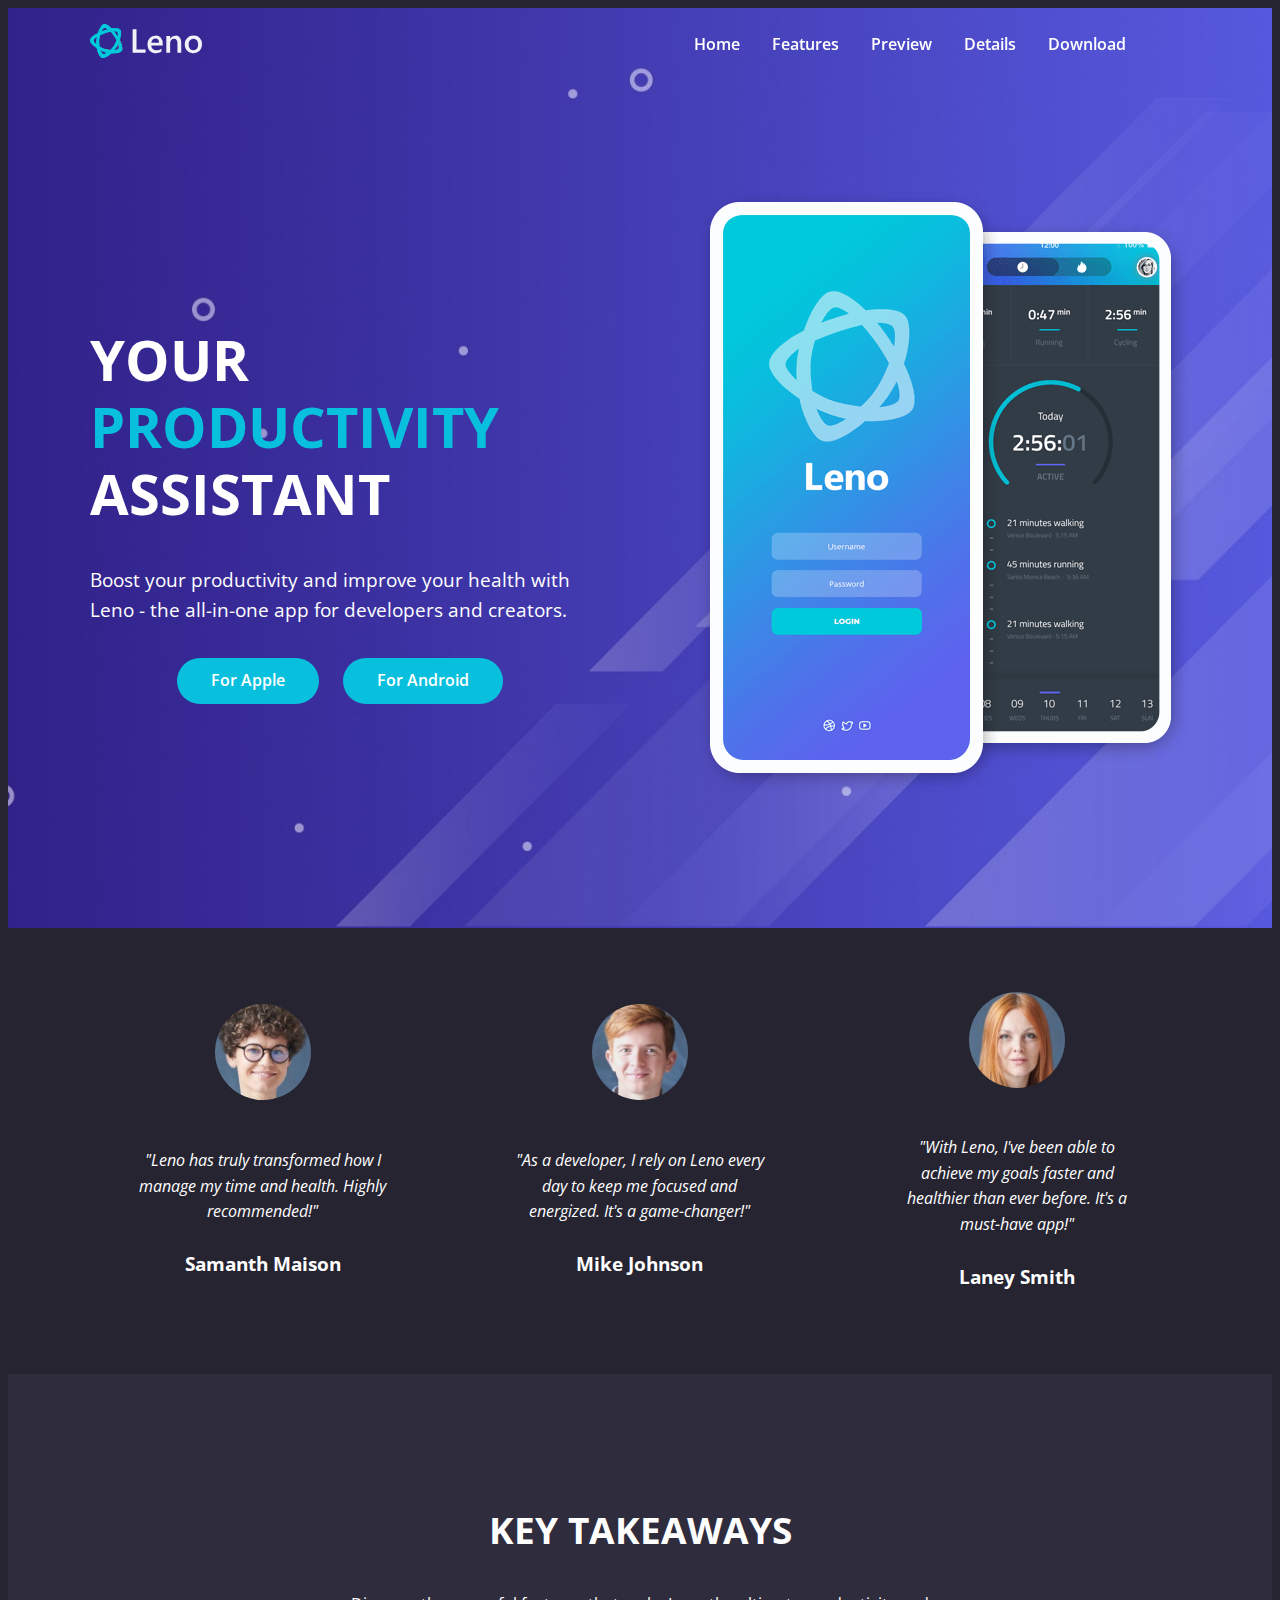
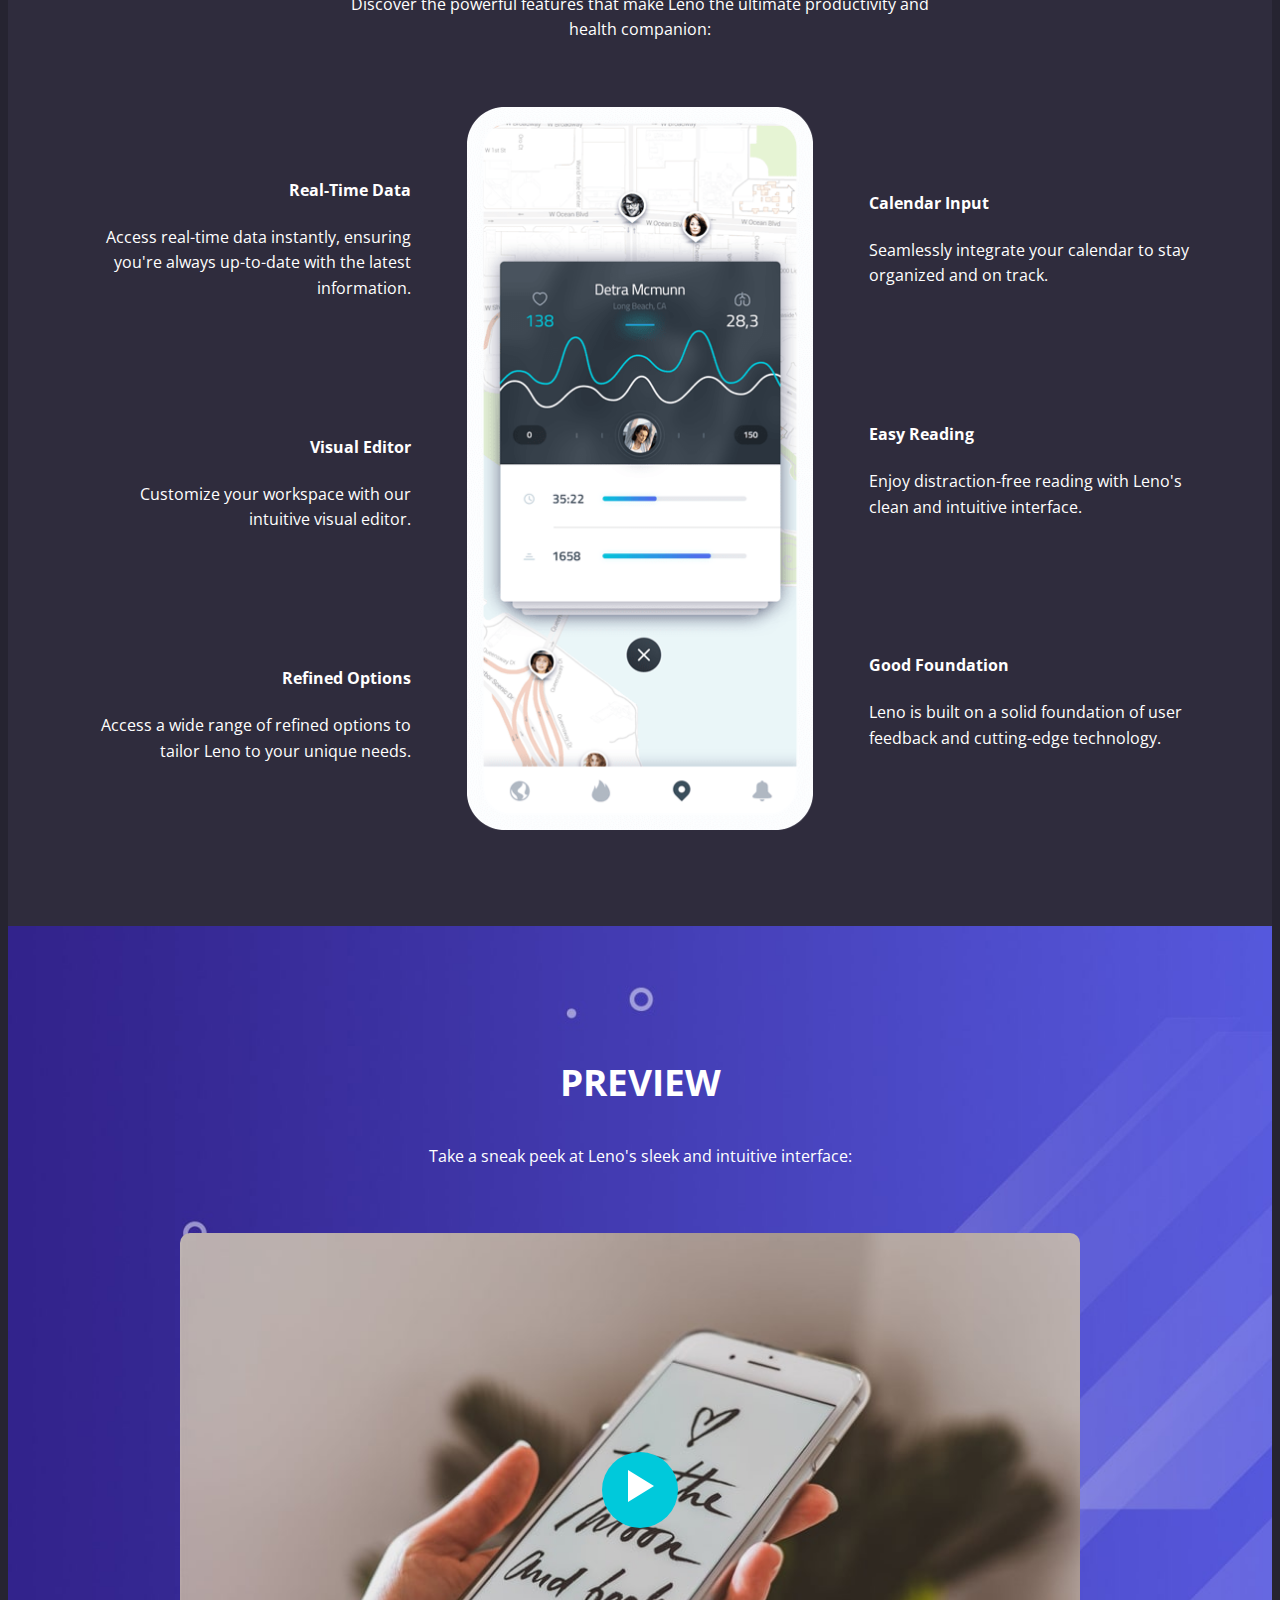
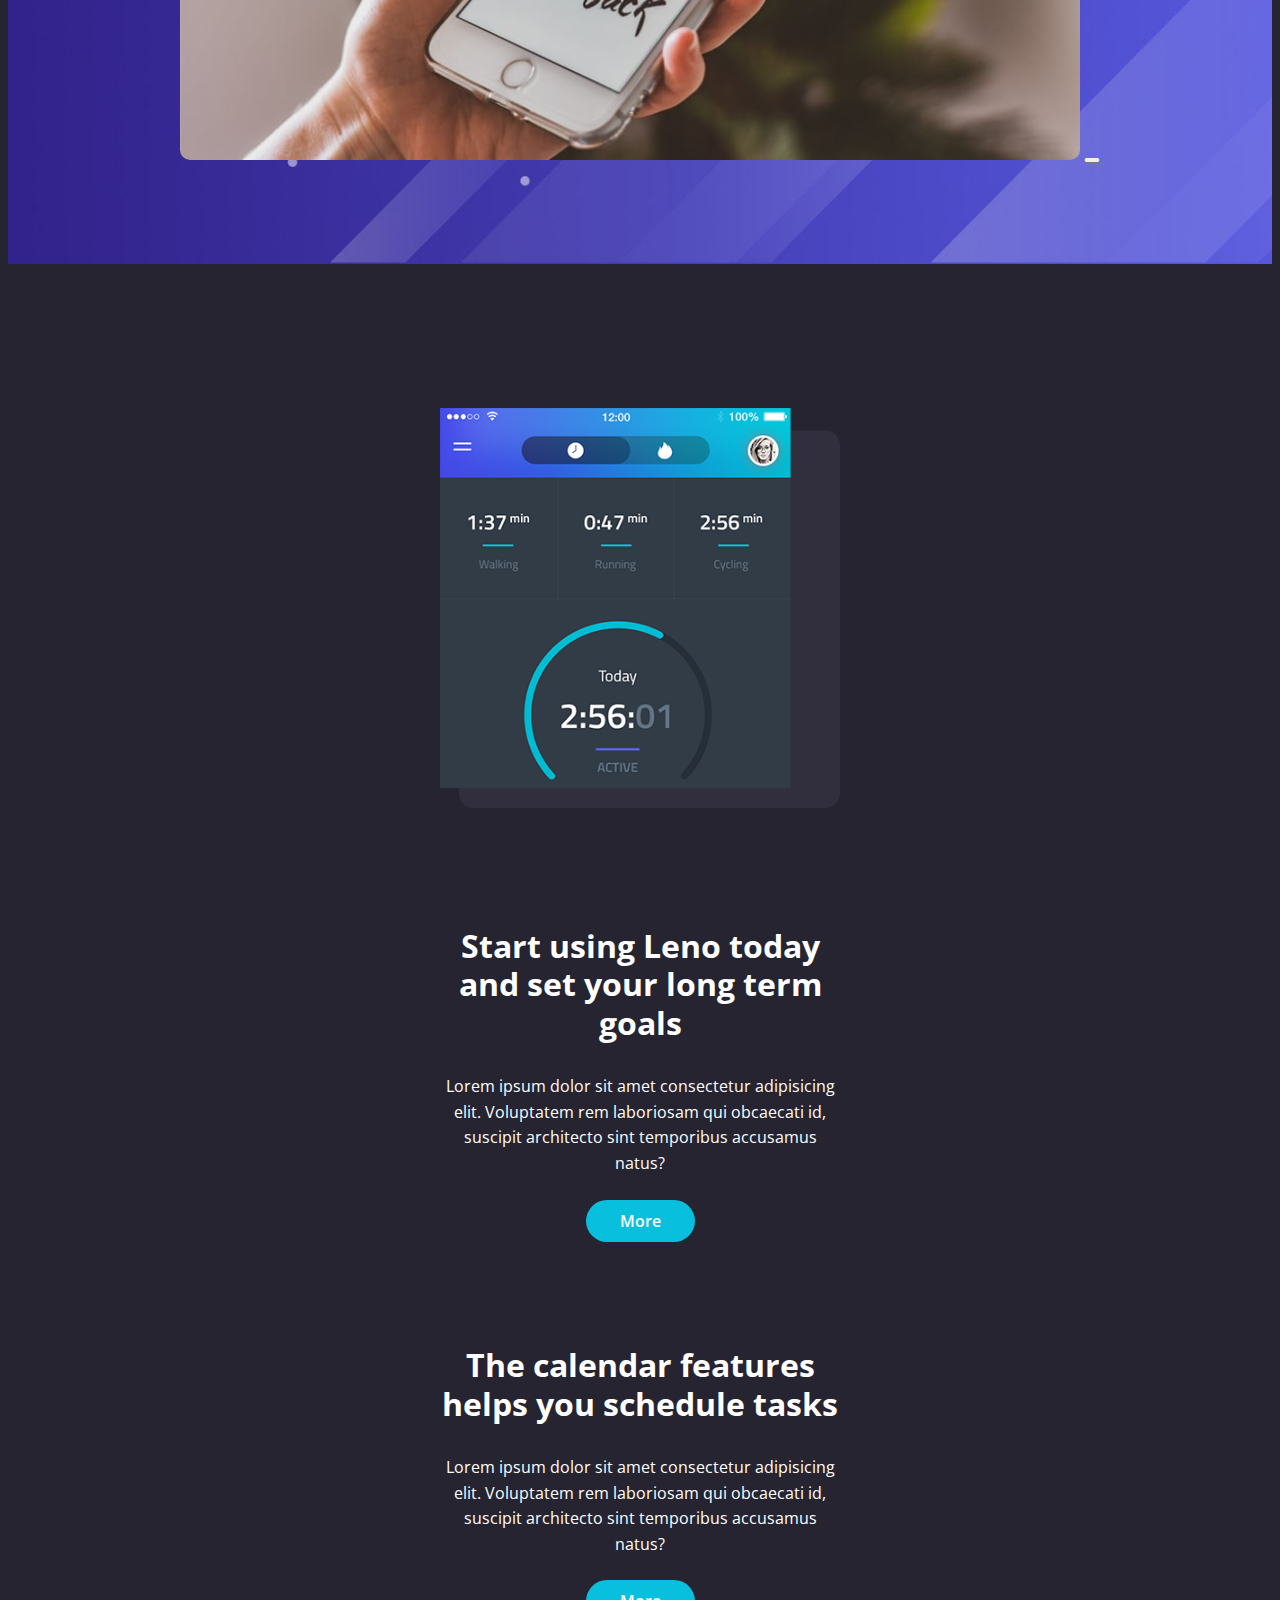
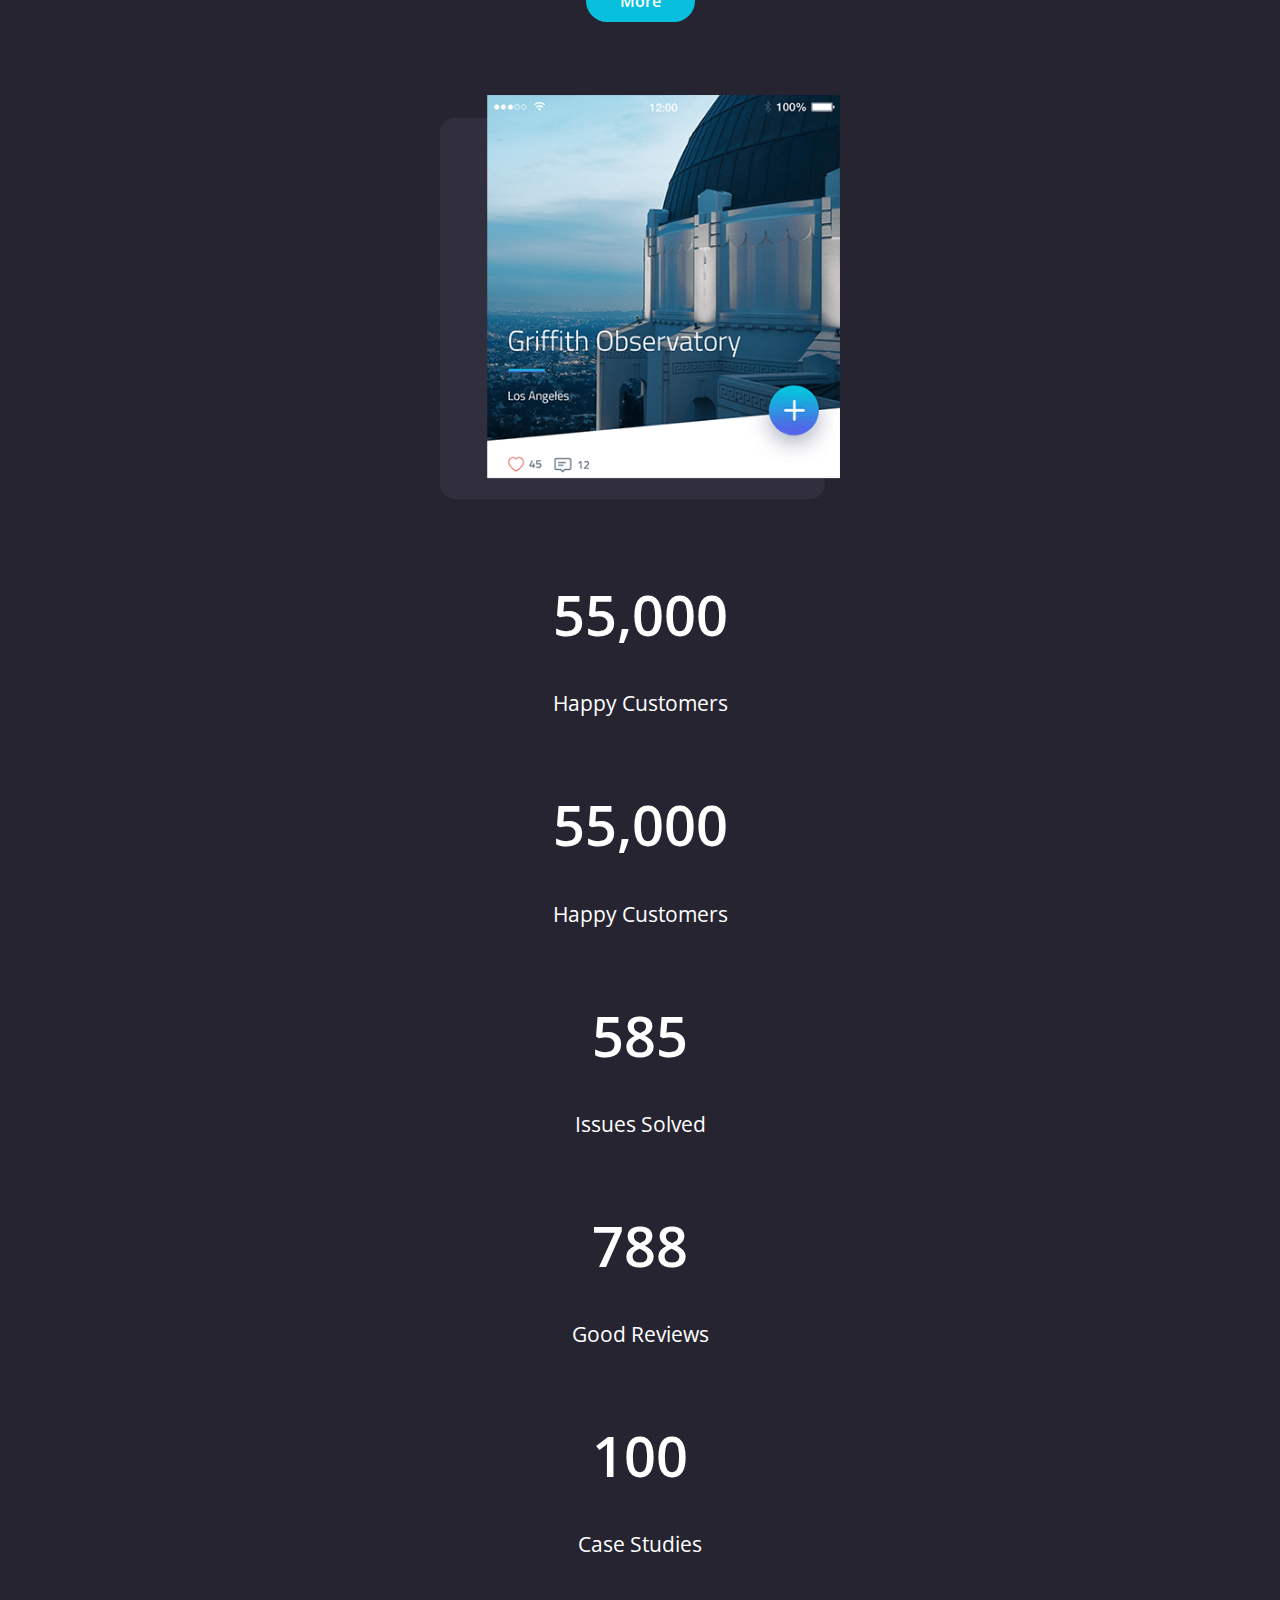
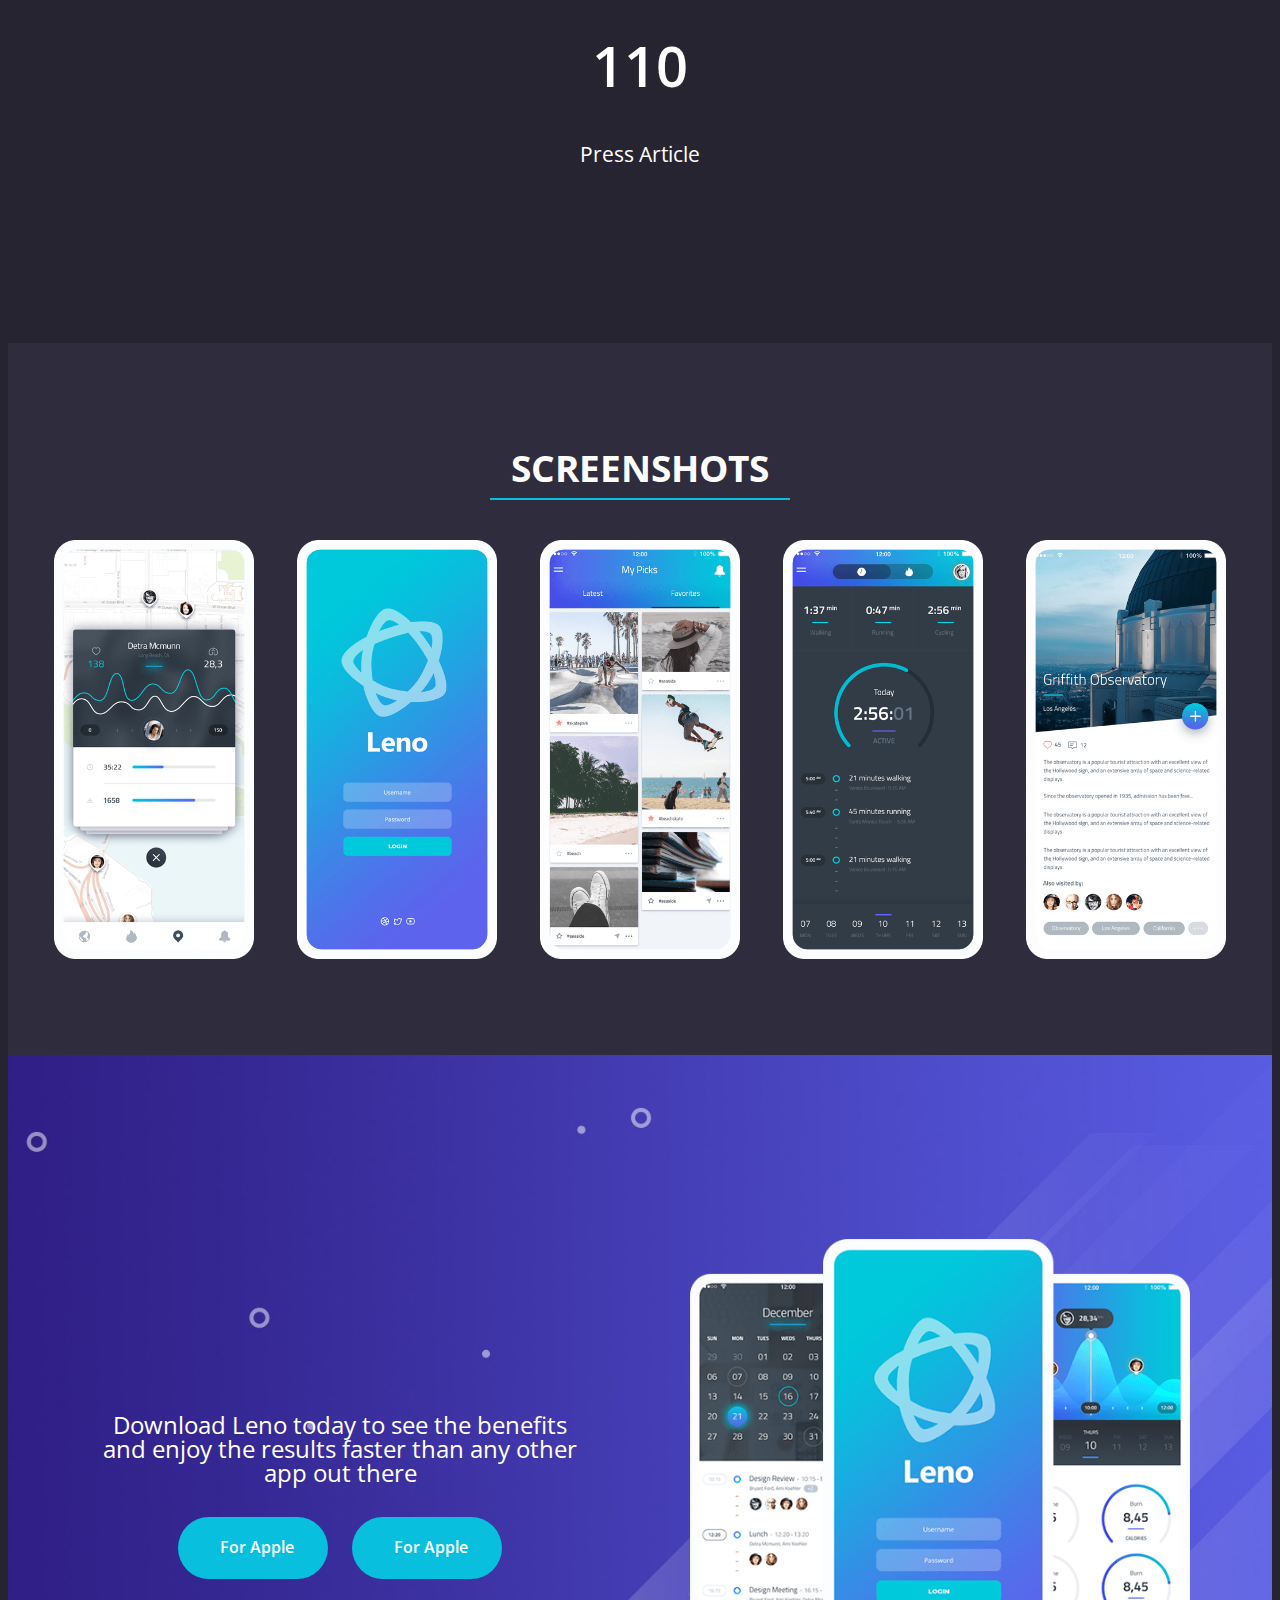
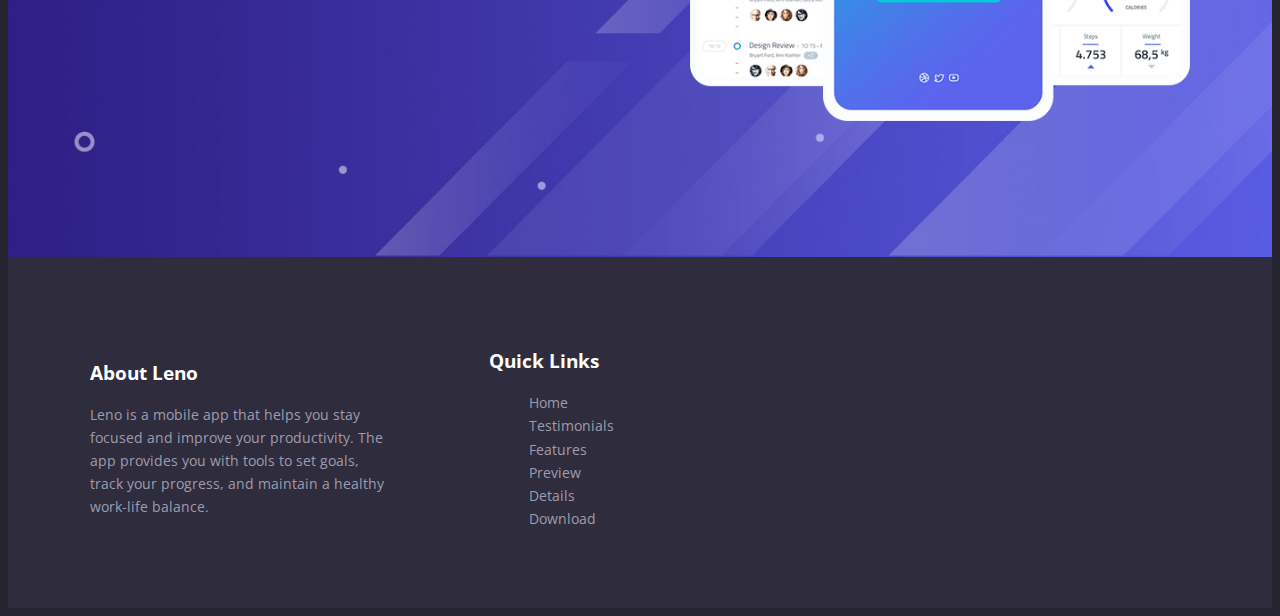
<file: index.html>
<!DOCTYPE html>
<html lang="en">
  <head>
    <meta charset="UTF-8" />
    <meta name="viewport" content="width=device-width, initial-scale=1.0" />
    <title>Leno App | Health & Productivity</title>
    <link rel="preconnect" href="https://fonts.googleapis.com" />
    <link rel="preconnect" href="https://fonts.gstatic.com" crossorigin />
    <link
      href="https://fonts.googleapis.com/css2?family=Open+Sans:ital,wght@0,300..800;1,300..800&display=swap"
      rel="stylesheet"
    />

    <link
      rel="stylesheet"
      href="https://cdnjs.cloudflare.com/ajax/libs/font-awesome/6.6.0/css/all.min.css"
      integrity="sha512-Kc323vGBEqzTmouAECnVceyQqyqdsSiqLQISBL29aUW4U/M7pSPA/gEUZQqv1cwx4OnYxTxve5UMg5GT6L4JJg=="
      crossorigin="anonymous"
      referrerpolicy="no-referrer"
    />

    <link rel="stylesheet" href="./css/styles.css" />
    <link rel="shortcut icon" href="./images/favicon.png" type="image/x-icon" />
  </head>
  <body>
    <navbar class="navbar">
      <div class="navbar__container container">
        <div class="navbar__logo">
          <img src="./images/logo.svg" alt="Leno" />
        </div>
        <div class="navbar__menu">
          <ul class="navbar__menu-list">
            <li class="navbar__menu-item">
              <a href="#" class="navbar__menu-link">Home</a>
            </li>
            <li class="navbar__menu-item">
              <a href="#features" class="navbar__menu-link">Features</a>
            </li>
            <li class="navbar__menu-item">
              <a href="#preview" class="navbar__menu-link">Preview</a>
            </li>
            <li class="navbar__menu-item">
              <a href="#details" class="navbar__menu-link">Details</a>
            </li>
            <li class="navbar__menu-item">
              <a href="#download" class="navbar__menu-link">Download</a>
            </li>
            <li class="navbar__menu-item">
              <a href="#" class="navbar__menu-link--primary"
                ><i class="fa-brands fa-facebook"></i
              ></a>
            </li>
            <li class="navbar__menu-item">
              <a href="#" class="navbar__menu-link--primary"
                ><i class="fa-brands fa-x"></i
              ></a>
            </li>
          </ul>
        </div>

        <!-- Mobile Menu & Hamburger Icon -->

        <div class="navbar__mobile-menu">
          <div class="navbar__mobile-menu-toggle">
            <i class="fas fa-bars fa-2x"></i>
          </div>

          <!-- Mobile Menu Items -->
          <div class="navbar__mobile-menu-items">
            <ul class="navbar__mobile-menu-list">
              <li class="navbar__mobile-menu-item">
                <a href="index.html" class="navbar__mobile-menu-link">Home</a>
              </li>
              <li class="navbar__mobile-menu-item">
                <a href="index.html#features" class="navbar__mobile-menu-link"
                  >Features</a
                >
              </li>
              <li class="navbar__mobile-menu-item">
                <a href="index.html#preview" class="navbar__mobile-menu-link"
                  >Preview</a
                >
              </li>
              <li class="navbar__mobile-menu-item">
                <a href="index.html#details" class="navbar__mobile-menu-link"
                  >Details</a
                >
              </li>
              <li class="navbar__mobile-menu-item">
                <a href="index.html#download" class="navbar__mobile-menu-link"
                  >Download</a
                >
              </li>
              <li class="navbar__mobile-menu-item">
                <a href="#" class="navbar__mobile-menu-link--primary"
                  ><i class="fa-brands fa-facebook"></i
                ></a>
              </li>
              <li class="navbar__mobile-menu-item">
                <a href="#" class="navbar__mobile-menu-link--primary"
                  ><i class="fa-brands fa-x"></i
                ></a>
              </li>
            </ul>
          </div>
        </div>
      </div>
    </navbar>

    <!-- Hero -->

    <header class="hero">
      <div class="hero__container container">
        <div class="hero__content">
          <h1 class="hero__title">
            Your
            <span class="hero__title--primary">Productivity</span> assistant
          </h1>
          <p class="hero__description">
            Boost your productivity and improve your health with Leno - the
            all-in-one app for developers and creators.
          </p>
          <div class="hero__buttons">
            <a href="#download" class="hero__button btn">
              <i class="fa-brands fa-apple"></i> For Apple
            </a>
            <a href="#download" class="hero__button btn">
              <i class="fa-brands fa-android"></i> For Android
            </a>
          </div>
        </div>
        <div class="hero__image">
          <img src="./images/header-smartphones.png" alt="Leno App" />
        </div>
      </div>
    </header>

    <!-- Testimonials -->

    <section class="testimonials" id="testimonials">
      <div class="testimonials__container container">
        <div class="testimonials__card">
          <div class="testimonials__image">
            <img src="./images/testimonial-1.jpg" alt="Testimonial 1" />
          </div>
          <div class="testimonials__card--content">
            <p class="testimonials__card-text">
              "Leno has truly transformed how I manage my time and health.
              Highly recommended!"
            </p>
            <h3 class="testimonials__card-title">Samanth Maison</h3>
          </div>
        </div>

        <div class="testimonials__card">
          <div class="testimonials__image">
            <img src="./images/testimonial-2.jpg" alt="Testimonial 2" />
          </div>
          <div class="testimonials__card--content">
            <p class="testimonials__card-text">
              "As a developer, I rely on Leno every day to keep me focused and
              energized. It's a game-changer!"
            </p>
            <h3 class="testimonials__card-title">Mike Johnson</h3>
          </div>
        </div>

        <div class="testimonials__card">
          <div class="testimonials__image">
            <img src="./images/testimonial-3.jpg" alt="Testimonial 3" />
          </div>
          <div class="testimonials__card--content">
            <p class="testimonials__card-text">
              "With Leno, I've been able to achieve my goals faster and
              healthier than ever before. It's a must-have app!"
            </p>
            <h3 class="testimonials__card-title">Laney Smith</h3>
          </div>
        </div>
      </div>
    </section>

    <!-- Features -->

    <section class="features" id="features">
      <div class="features__container container">
        <div class="features__content">
          <h2 class="features__title">Key Takeaways</h2>
          <p class="features__description">
            Discover the powerful features that make Leno the ultimate
            productivity and health companion:
          </p>
          <div class="features__grid">
            <!-- Gride Column 1 -->
            <div class="features__grid-column features__grid-column-left">
              <!-- Grid Item 1 -->
              <div class="features__grid-item">
                <div class="features__grid-item-text">
                  <h4 class="features__grid-item-text-title">Real-Time Data</h4>
                  <p class="features__grid-item-text-description">
                    Access real-time data instantly, ensuring you're always
                    up-to-date with the latest information.
                  </p>
                </div>
                <div class="features__grid-item-icon">
                  <i class="fas fa-rocket fa-4x"></i>
                </div>
              </div>

              <!-- Grid Item 2 -->
              <div class="features__grid-item">
                <div class="features__grid-item-text">
                  <h4 class="features__grid-item-text-title">Visual Editor</h4>
                  <p class="features__grid-item-text-description">
                    Customize your workspace with our intuitive visual editor.
                  </p>
                </div>
                <div class="features__grid-item-icon">
                  <i class="fas fa-code fa-4x"></i>
                </div>
              </div>

              <!-- Grid Item 3 -->
              <div class="features__grid-item">
                <div class="features__grid-item-text">
                  <h4 class="features__grid-item-text-title">
                    Refined Options
                  </h4>
                  <p class="features__grid-item-text-description">
                    Access a wide range of refined options to tailor Leno to
                    your unique needs.
                  </p>
                </div>
                <div class="features__grid-item-icon">
                  <i class="fas fa-gem fa-4x"></i>
                </div>
              </div>
            </div>

            <!-- Grid Column 2 -->
            <div class="features__grid-column features__grid-column-center">
              <img src="./images/features-smartphone-1.png" alt="" />
            </div>

            <!-- Grid Column 3 -->
            <div class="features__grid-column features__grid-column-right">
              <!-- Grid Item 1 -->
              <div class="features__grid-item">
                <div class="features__grid-item-text">
                  <h4 class="features__grid-item-text-title">Calendar Input</h4>
                  <p class="features__grid-item-text-description">
                    Seamlessly integrate your calendar to stay organized and on
                    track.
                  </p>
                </div>
                <div class="features__grid-item-icon">
                  <i class="fas fa-calendar fa-4x"></i>
                </div>
              </div>

              <!-- Grid Item 2 -->
              <div class="features__grid-item">
                <div class="features__grid-item-text">
                  <h4 class="features__grid-item-text-title">Easy Reading</h4>
                  <p class="features__grid-item-text-description">
                    Enjoy distraction-free reading with Leno's clean and
                    intuitive interface.
                  </p>
                </div>
                <div class="features__grid-item-icon">
                  <i class="fas fa-book fa-4x"></i>
                </div>
              </div>

              <!-- Grid Item 3 -->
              <div class="features__grid-item">
                <div class="features__grid-item-text">
                  <h4 class="features__grid-item-text-title">
                    Good Foundation
                  </h4>
                  <p class="features__grid-item-text-description">
                    Leno is built on a solid foundation of user feedback and
                    cutting-edge technology.
                  </p>
                </div>
                <div class="features__grid-item-icon">
                  <i class="fas fa-cube fa-4x"></i>
                </div>
              </div>
            </div>
          </div>
        </div>
      </div>
    </section>

    <!-- Video Modal -->

    <!-- <div class="modal" id="videoModal">
      <div class="modal__content">
        <span class="modal__close-button"> &times; </span>
        <iframe
          src=""
          frameborder="0"
          id="videoPlayer"
          width="560"
          height="315"
          frameborder="0"
          allowfullscreen
        ></iframe>
      </div>
    </div> -->

    <!-- Preview -->

    <!-- <section class="preview" id="preview">
      <div class="preview__container container">
        <div class="preview__content">
          <h2 class="preview__title">Preview</h2>
          <p class="preview__description">
            Take a sneak peek at Leno's sleek and intuitive interface:
          </p>
          <div class="preview__image-container">
            <div class="preview__video-wrapper">
              <img src="./images/video-frame.jpg" alt="preview" />
              <button class="preview__video-button">
                <span class="preview__video-play-button">
                <span></span>
              </span>
              </button>
              
            </div>
          </div>
        </div>
      </div>
    </section> -->

    <!-- Modal -->
    <div class="modal" id="videoModal">
      <div class="modal__content">
        <span class="modal__close-button">&times;</span>
        <iframe
          src=""
          frameborder="0"
          id="videoPlayer"
          width="560"
          height="315"
          frameborder="0"
          allowfullscreen
        ></iframe>
      </div>
    </div>

    <!-- Preview -->
    <section class="preview" id="preview">
      <div class="preview__container container">
        <div class="preview__content">
          <h2 class="preview__title">Preview</h2>
          <p class="preview__description">
            Take a sneak peek at Leno's sleek and intuitive interface:
          </p>
          <div class="preview__image-container">
            <div class="preview__video-wrapper">
              <img src="./images/video-frame.jpg" alt="preview" />
              <button class="preview__video-button">
                <span class="preview__video-play-button">
                  <span></span>
                </span>
              </button>
            </div>
          </div>
        </div>
      </div>
    </section>

    <!-- Details  -->

    <section class="details" id="details">
      <div class="details__container container">
        <div class="details__grid">
          <!-- Grid Item 1 -->
          <div class="details__grid-image">
            <img src="./images/details-1.png" alt="Leno App" />
          </div>
          <!-- Grid Item 2 -->
          <div class="details__grid-content">
            <h3 class="details__grid-heading">
              Start using Leno today and set your long term goals
            </h3>
            <p class="details__grid-description">
              Lorem ipsum dolor sit amet consectetur adipisicing elit.
              Voluptatem rem laboriosam qui obcaecati id, suscipit architecto
              sint temporibus accusamus natus?
            </p>
            <a href="details.html" class="details__grid-button btn-details"
              >More</a
            >
          </div>
          <!-- Grid Item 3 -->

          <div class="details__grid-content">
            <h3 class="details__grid-heading">
              The calendar features helps you schedule tasks
            </h3>
            <p class="details__grid-description">
              Lorem ipsum dolor sit amet consectetur adipisicing elit.
              Voluptatem rem laboriosam qui obcaecati id, suscipit architecto
              sint temporibus accusamus natus?
            </p>
            <a href="details.html" class="details__grid-button btn-details"
              >More</a
            >
          </div>

          <!-- Grid Item 4 -->
          <div class="details__grid-image">
            <img src="./images/details-2.png" alt="Leno App" />
          </div>
        </div>

        <!-- Icons -->

        <div class="details__icons">
          <div class="details__icons-item">
            <i class="fas fa-users fa-4x"></i>
            <div class="details__icons-amount">55,000</div>
            <h4 class="details__icons-title">Happy Customers</h4>
          </div>

          <div class="details__icons-item">
            <i class="fas fa-users fa-4x"></i>
            <div class="details__icons-amount">55,000</div>
            <h4 class="details__icons-title">Happy Customers</h4>
          </div>

          <div class="details__icons-item">
            <i class="fas fa-code fa-4x"></i>
            <div class="details__icons-amount">585</div>
            <h4 class="details__icons-title">Issues Solved</h4>
          </div>

          <div class="details__icons-item">
            <i class="fas fa-comments fa-4x"></i>
            <div class="details__icons-amount">788</div>
            <h4 class="details__icons-title">Good Reviews</h4>
          </div>

          <div class="details__icons-item">
            <i class="fas fa-rocket fa-4x"></i>
            <div class="details__icons-amount">100</div>
            <h4 class="details__icons-title">Case Studies</h4>
          </div>

          <div class="details__icons-item">
            <i class="fas fa-edit fa-4x"></i>
            <div class="details__icons-amount">110</div>
            <h4 class="details__icons-title">Press Article</h4>
          </div>
        </div>
      </div>
    </section>

    <!-- Screenshoot -->

    <section class="screenshots" id="screenshots">
      <div class="screenshots__container container">
        <div class="screenshots__content">
          <h2 class="screenshots__title">Screenshots</h2>
        </div>
        <div class="screenshots__images">
          <img src="./images/screenshot-1.png" alt="Screenshot" />
          <img src="./images/screenshot-2.png" alt="Screenshot" />
          <img src="./images/screenshot-3.png" alt="Screenshot" />
          <img src="./images/screenshot-4.png" alt="Screenshot" />
          <img src="./images/screenshot-5.png" alt="Screenshot" />
        </div>
      </div>
    </section>

    <!-- Download -->

    <section class="download" id="download">
      <div class="download__container container">
        <div class="download__content">
          <p class="download__description">
            Download Leno today to see the benefits and enjoy the results faster
            than any other app out there
          </p>
          <div class="download__buttons">
            <a href="details.html" class="download__button btn-details">
              <i class="fa-brands fa-apple"></i>For Apple
            </a>
            <a href="details.html" class="download__button btn-details">
              <i class="fa-brands fa-android"></i>For Apple
            </a>
          </div>
        </div>
        <div class="download__image">
          <img src="./images/download.png" alt="" />
        </div>
      </div>
    </section>

    <!-- Footer -->

    <footer class="footer" id="footer">
      <div class="footer__container container">
        <div class="footer__about">
          <h4 class="footer__title">About Leno</h4>
          <p class="footer__description">
            Leno is a mobile app that helps you stay focused and improve your
            productivity. The app provides you with tools to set goals, track
            your progress, and maintain a healthy work-life balance.
          </p>
        </div>

        <div class="footer_links">
          <h4 class="footer__title">Quick Links</h4>
          <ul class="footer__links-list">
            <li class="footer__links-item">
              <a href="index.html" class="footer__links-link">Home</a>
            </li>
            <li class="footer__links-item">
              <a href="index.html#testimonials" class="footer__links-link"
                >Testimonials</a
              >
            </li>
            <li class="footer__links-item">
              <a href="index.html#features" class="footer__links-link"
                >Features</a
              >
            </li>
            <li class="footer__links-item">
              <a href="index.html#preview" class="footer__links-link"
                >Preview</a
              >
            </li>
            <li class="footer__links-item">
              <a href="index.html#details" class="footer__links-link"
                >Details</a
              >
            </li>
            <li class="footer__links-item">
              <a href="index.html#download" class="footer__links-link"
                >Download</a
              >
            </li>
          </ul>
        </div>

        <div class="footer__social">
          <a href="#" class="footer__social-link">
            <i class="fa-brands fa-facebook fa-3x"></i>
          </a>
          <a href="#" class="footer__social-link">
            <i class="fa-brands fa-x fa-3x"></i>
          </a>
          <a href="#" class="footer__social-link">
            <i class="fa-brands fa-instagram fa-3x"></i>
          </a>
          <a href="#" class="footer__social-link">
            <i class="fa-brands fa-linkedin fa-3x"></i>
          </a>
        </div>
      </div>
    </footer>

    <script src="./js/script.js"></script>
  </body>
</html>
</file>
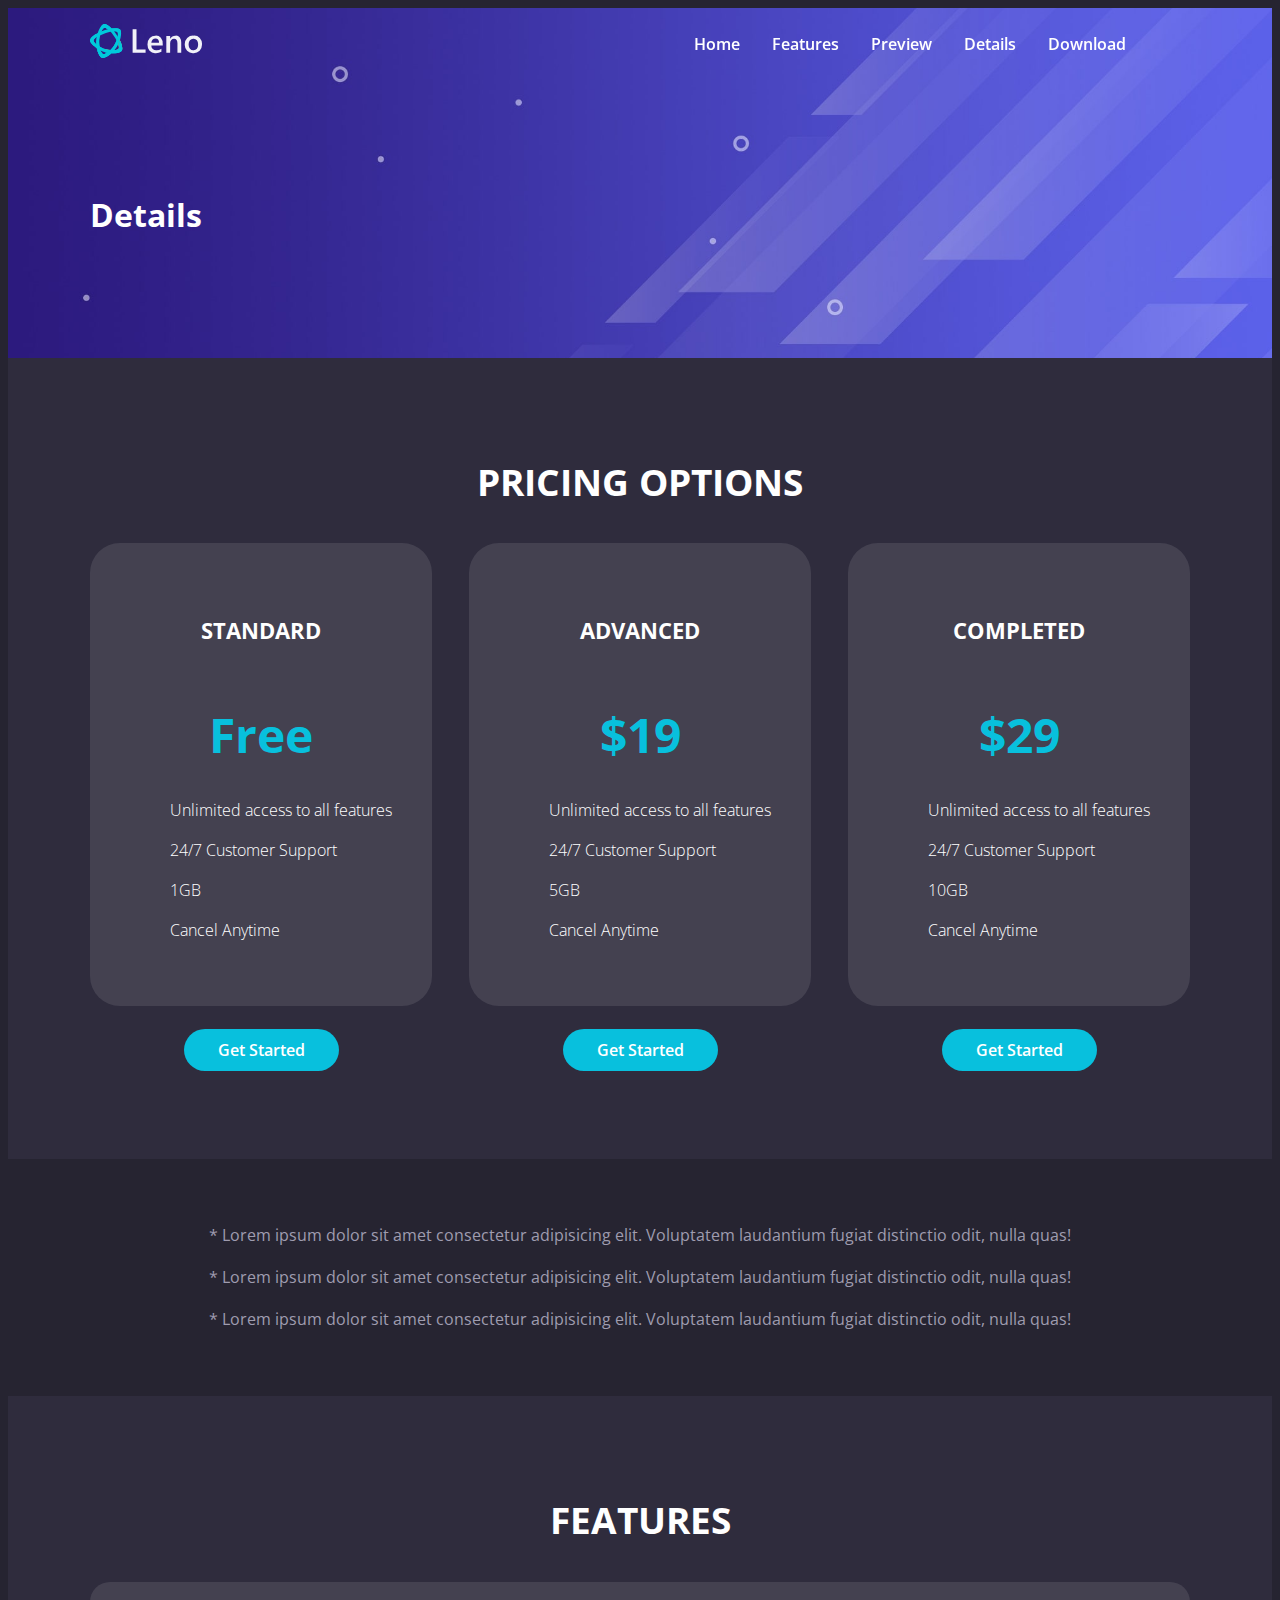
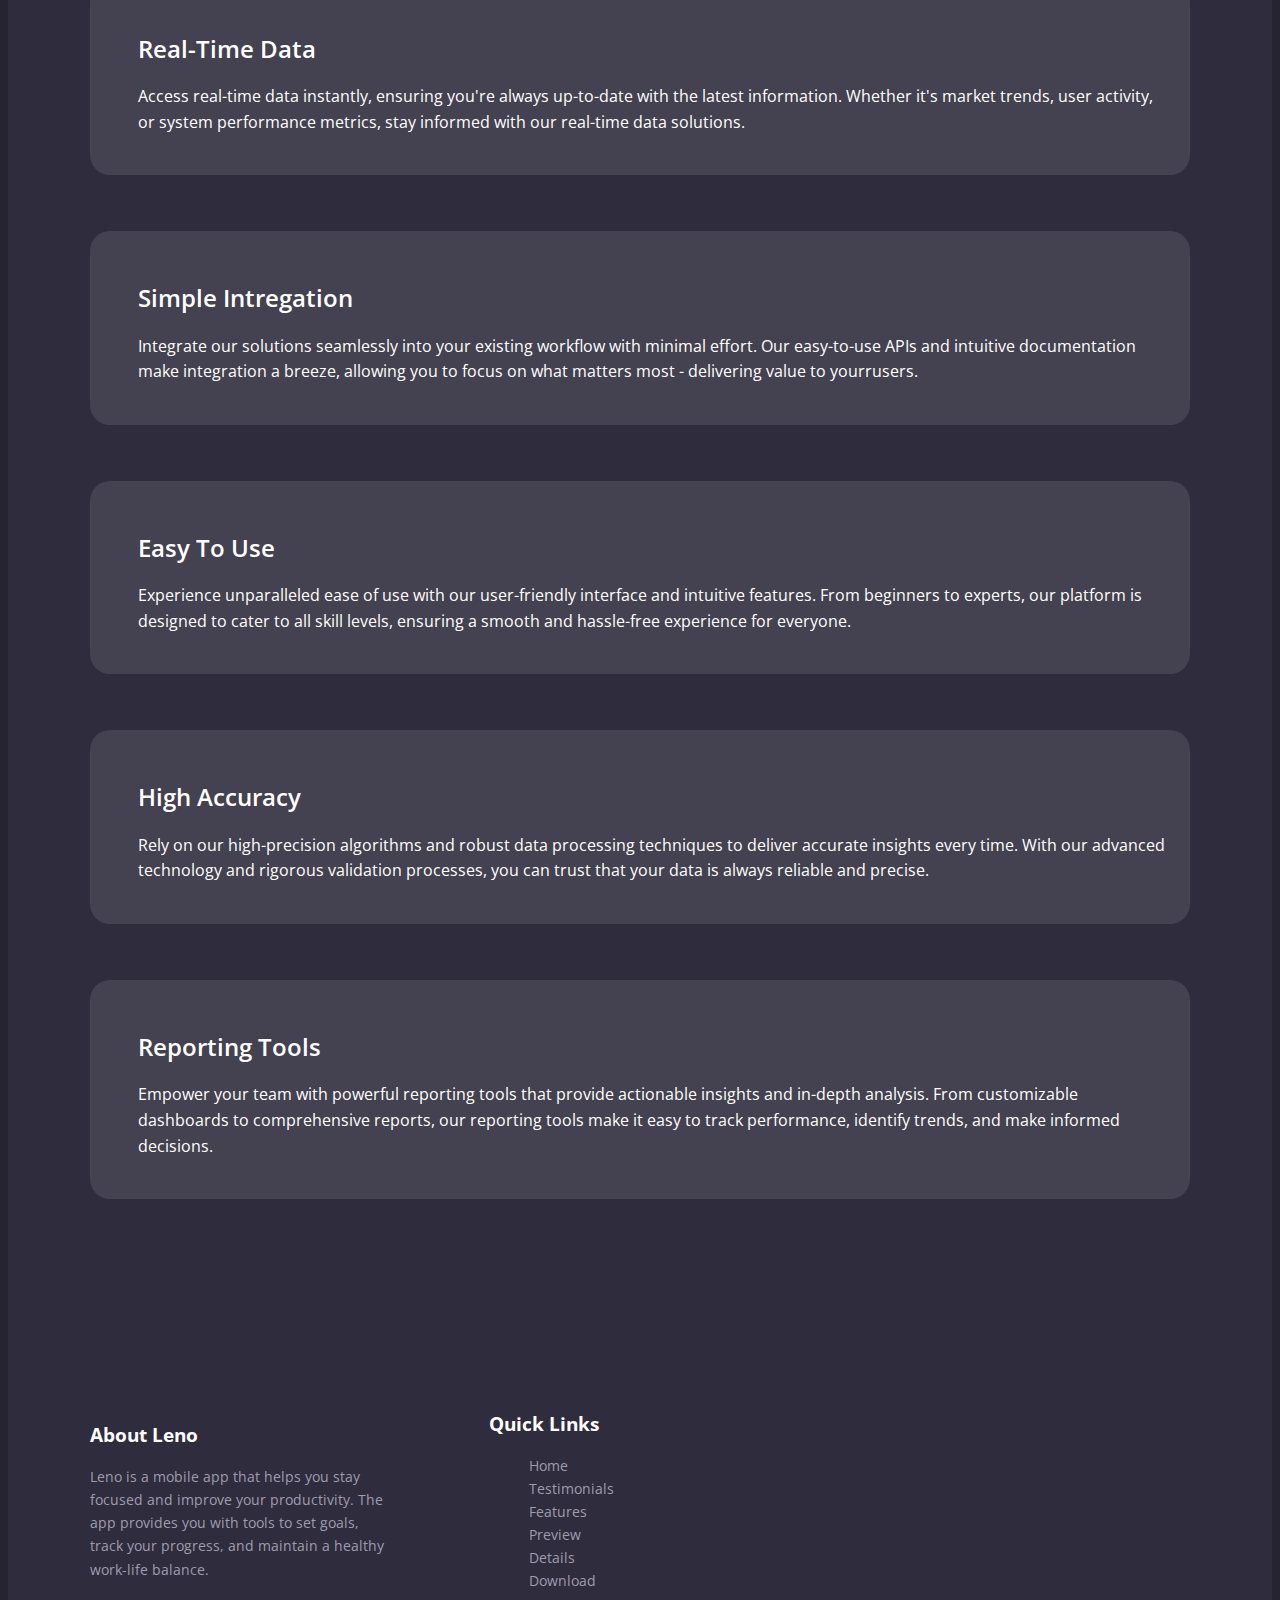
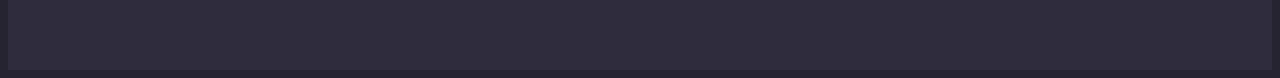
<file: details.html>
<!DOCTYPE html>
<html lang="en">
  <head>
    <meta charset="UTF-8" />
    <meta name="viewport" content="width=device-width, initial-scale=1.0" />
    <title>Leno App | Health & Productivity</title>
    <link rel="preconnect" href="https://fonts.googleapis.com" />
    <link rel="preconnect" href="https://fonts.gstatic.com" crossorigin />
    <link
      href="https://fonts.googleapis.com/css2?family=Open+Sans:ital,wght@0,300..800;1,300..800&display=swap"
      rel="stylesheet"
    />

    <link
      rel="stylesheet"
      href="https://cdnjs.cloudflare.com/ajax/libs/font-awesome/6.6.0/css/all.min.css"
      integrity="sha512-Kc323vGBEqzTmouAECnVceyQqyqdsSiqLQISBL29aUW4U/M7pSPA/gEUZQqv1cwx4OnYxTxve5UMg5GT6L4JJg=="
      crossorigin="anonymous"
      referrerpolicy="no-referrer"
    />

    <link rel="stylesheet" href="./css/styles.css" />
    <link rel="shortcut icon" href="./images/favicon.png" type="image/x-icon" />
  </head>
  <body>
    <navbar class="navbar">
      <div class="navbar__container container">
        <div class="navbar__logo">
          <img src="./images/logo.svg" alt="Leno" />
        </div>
        <div class="navbar__menu">
          <ul class="navbar__menu-list">
            <li class="navbar__menu-item">
              <a href="index.html" class="navbar__menu-link">Home</a>
            </li>
            <li class="navbar__menu-item">
              <a href="index.html#features" class="navbar__menu-link"
                >Features</a
              >
            </li>
            <li class="navbar__menu-item">
              <a href="index.html#preview" class="navbar__menu-link">Preview</a>
            </li>
            <li class="navbar__menu-item">
              <a href="index.html#details" class="navbar__menu-link">Details</a>
            </li>
            <li class="navbar__menu-item">
              <a href="index.html#download" class="navbar__menu-link"
                >Download</a
              >
            </li>
            <li class="navbar__menu-item">
              <a href="#" class="navbar__menu-link--primary"
                ><i class="fa-brands fa-facebook"></i
              ></a>
            </li>
            <li class="navbar__menu-item">
              <a href="#" class="navbar__menu-link--primary"
                ><i class="fa-brands fa-x"></i
              ></a>
            </li>
          </ul>
        </div>

        <!-- Mobile Menu & Hamburger Icon -->

        <div class="navbar__mobile-menu">
          <div class="navbar__mobile-menu-toggle">
            <i class="fas fa-bars fa-2x"></i>
          </div>

          <!-- Mobile Menu Items -->
          <div class="navbar__mobile-menu-items">
            <ul class="navbar__mobile-menu-list">
              <li class="navbar__mobile-menu-item">
                <a href="index.html" class="navbar__mobile-menu-link">Home</a>
              </li>
              <li class="navbar__mobile-menu-item">
                <a href="index.html#features" class="navbar__mobile-menu-link"
                  >Features</a
                >
              </li>
              <li class="navbar__mobile-menu-item">
                <a href="index.html#preview" class="navbar__mobile-menu-link"
                  >Preview</a
                >
              </li>
              <li class="navbar__mobile-menu-item">
                <a href="index.html#details" class="navbar__mobile-menu-link"
                  >Details</a
                >
              </li>
              <li class="navbar__mobile-menu-item">
                <a href="index.html#download" class="navbar__mobile-menu-link"
                  >Download</a
                >
              </li>
              <li class="navbar__mobile-menu-item">
                <a href="#" class="navbar__mobile-menu-link--primary"
                  ><i class="fa-brands fa-facebook"></i
                ></a>
              </li>
              <li class="navbar__mobile-menu-item">
                <a href="#" class="navbar__mobile-menu-link--primary"
                  ><i class="fa-brands fa-x"></i
                ></a>
              </li>
            </ul>
          </div>
        </div>
      </div>
    </navbar>

    <!-- Inner Header -->

    <header class="inner-header">
      <div class="inner-header__container container">
        <h1 class="inner-header__title">Details</h1>
      </div>
    </header>

    <!-- Pricing -->

    <section class="pricing">
      <div class="pricing__container container">
        <h2 class="pricing__title">Pricing Options</h2>
        <div class="pricing__cards">
          <!-- Card 1 -->
          <div class="pricing__card">
            <div class="pricing__card-box">
              <h4 class="pricing__card-title">Standard</h4>
              <h3 class="pricing__card-price">Free</h3>
              <div class="pricing__card-body">
                <ul class="pricing__card-list">
                  <li class="pricing__card-item">
                    <i class="fas fa-check"></i>
                    Unlimited access to all features
                  </li>
                  <li class="pricing__card-item">
                    <i class="fas fa-check"></i>
                    24/7 Customer Support
                  </li>
                  <li class="pricing__card-item">
                    <i class="fas fa-check"></i>
                    1GB
                  </li>
                  <li class="pricing__card-item">
                    <i class="fas fa-check"></i>
                    Cancel Anytime
                  </li>
                </ul>
              </div>
            </div>

            <a href="" class="pricing__card-button btn-details">Get Started</a>
          </div>

          <!-- Card 2 -->

          <div class="pricing__card">
            <div class="pricing__card-box">
              <h4 class="pricing__card-title">Advanced</h4>
              <h3 class="pricing__card-price">$19</h3>
              <div class="pricing__card-body">
                <ul class="pricing__card-list">
                  <li class="pricing__card-item">
                    <i class="fas fa-check"></i>
                    Unlimited access to all features
                  </li>
                  <li class="pricing__card-item">
                    <i class="fas fa-check"></i>
                    24/7 Customer Support
                  </li>
                  <li class="pricing__card-item">
                    <i class="fas fa-check"></i>
                    5GB
                  </li>
                  <li class="pricing__card-item">
                    <i class="fas fa-check"></i>
                    Cancel Anytime
                  </li>
                </ul>
              </div>
            </div>

            <a href="" class="pricing__card-button btn-details">Get Started</a>
          </div>

          <!-- Card 3 -->

          <div class="pricing__card">
            <div class="pricing__card-box">
              <h4 class="pricing__card-title">Completed</h4>
              <h3 class="pricing__card-price">$29</h3>
              <div class="pricing__card-body">
                <ul class="pricing__card-list">
                  <li class="pricing__card-item">
                    <i class="fas fa-check"></i>
                    Unlimited access to all features
                  </li>
                  <li class="pricing__card-item">
                    <i class="fas fa-check"></i>
                    24/7 Customer Support
                  </li>
                  <li class="pricing__card-item">
                    <i class="fas fa-check"></i>
                    10GB
                  </li>
                  <li class="pricing__card-item">
                    <i class="fas fa-check"></i>
                    Cancel Anytime
                  </li>
                </ul>
              </div>
            </div>

            <a href="" class="pricing__card-button btn-details">Get Started</a>
          </div>
        </div>
      </div>
    </section>

    <!-- Pricing Notes  -->

    <section class="pricing-notes">
      <div class="pricing-notes__container container">
        <p class="pricing-notes__text">
          * Lorem ipsum dolor sit amet consectetur adipisicing elit. Voluptatem
          laudantium fugiat distinctio odit, nulla quas!
        </p>
        <p class="pricing-notes__text">
          * Lorem ipsum dolor sit amet consectetur adipisicing elit. Voluptatem
          laudantium fugiat distinctio odit, nulla quas!
        </p>
        <p class="pricing-notes__text">
          * Lorem ipsum dolor sit amet consectetur adipisicing elit. Voluptatem
          laudantium fugiat distinctio odit, nulla quas!
        </p>
      </div>
    </section>

    <!-- Details Features -->
    <section class="details-features">
      <div class="details-features__container container">
        <h2 class="details-features__title">Features</h2>
        <div class="details-features__list">
          <!-- List Item 1-->
          <div class="details-features__list-item">
            <i class="fas fa-rocket fa-4x"></i>
            <div class="details-features__list-text">
              <h3 class="details-features__list-title">Real-Time Data</h3>
              <p class="details-features__list-description">
                Access real-time data instantly, ensuring you're always
                up-to-date with the latest information. Whether it's market
                trends, user activity, or system performance metrics, stay
                informed with our real-time data solutions.
              </p>
            </div>
          </div>

          <!-- List Item 2-->
          <div class="details-features__list-item">
            <i class="fas fa-user fa-4x"></i>
            <div class="details-features__list-text">
              <h3 class="details-features__list-title">Simple Intregation</h3>
              <p class="details-features__list-description">
                Integrate our solutions seamlessly into your existing workflow
                with minimal effort. Our easy-to-use APIs and intuitive
                documentation make integration a breeze, allowing you to focus
                on what matters most - delivering value to yourrusers.
              </p>
            </div>
          </div>

          <!-- List Item 3-->
          <div class="details-features__list-item">
            <i class="fas fa-code fa-4x"></i>
            <div class="details-features__list-text">
              <h3 class="details-features__list-title">Easy To Use</h3>
              <p class="details-features__list-description">
                Experience unparalleled ease of use with our user-friendly
                interface and intuitive features. From beginners to experts, our
                platform is designed to cater to all skill levels, ensuring a
                smooth and hassle-free experience for everyone.
              </p>
            </div>
          </div>

          <!-- List Item 4-->
          <div class="details-features__list-item">
            <i class="fas fa-compass fa-4x"></i>
            <div class="details-features__list-text">
              <h3 class="details-features__list-title">High Accuracy</h3>
              <p class="details-features__list-description">
                Rely on our high-precision algorithms and robust data processing
                techniques to deliver accurate insights every time. With our
                advanced technology and rigorous validation processes, you can
                trust that your data is always reliable and precise.
              </p>
            </div>
          </div>

          <!-- List Item 5-->
          <div class="details-features__list-item">
            <i class="fas fa-chart-pie fa-4x"></i>
            <div class="details-features__list-text">
              <h3 class="details-features__list-title">Reporting Tools</h3>
              <p class="details-features__list-description">
                Empower your team with powerful reporting tools that provide
                actionable insights and in-depth analysis. From customizable
                dashboards to comprehensive reports, our reporting tools make it
                easy to track performance, identify trends, and make informed
                decisions.
              </p>
            </div>
          </div>
        </div>
      </div>
    </section>

    <!-- Footer -->

    <footer class="footer" id="footer">
      <div class="footer__container container">
        <div class="footer__about">
          <h4 class="footer__title">About Leno</h4>
          <p class="footer__description">
            Leno is a mobile app that helps you stay focused and improve your
            productivity. The app provides you with tools to set goals, track
            your progress, and maintain a healthy work-life balance.
          </p>
        </div>

        <div class="footer_links">
          <h4 class="footer__title">Quick Links</h4>
          <ul class="footer__links-list">
            <li class="footer__links-item">
              <a href="index.html" class="footer__links-link">Home</a>
            </li>
            <li class="footer__links-item">
              <a href="index.html#testimonials" class="footer__links-link"
                >Testimonials</a
              >
            </li>
            <li class="footer__links-item">
              <a href="index.html#features" class="footer__links-link"
                >Features</a
              >
            </li>
            <li class="footer__links-item">
              <a href="index.html#preview" class="footer__links-link"
                >Preview</a
              >
            </li>
            <li class="footer__links-item">
              <a href="index.html#details" class="footer__links-link"
                >Details</a
              >
            </li>
            <li class="footer__links-item">
              <a href="index.html#download" class="footer__links-link"
                >Download</a
              >
            </li>
          </ul>
        </div>

        <div class="footer__social">
          <a href="#" class="footer__social-link">
            <i class="fa-brands fa-facebook fa-3x"></i>
          </a>
          <a href="#" class="footer__social-link">
            <i class="fa-brands fa-x fa-3x"></i>
          </a>
          <a href="#" class="footer__social-link">
            <i class="fa-brands fa-instagram fa-3x"></i>
          </a>
          <a href="#" class="footer__social-link">
            <i class="fa-brands fa-linkedin fa-3x"></i>
          </a>
        </div>
      </div>
    </footer>

    <script src="./js/script.js"></script>
  </body>
</html>
</file>
<file: css/styles.css>
*,
*:before,
*:after {
  box-sizing: border-box;
  margin: 255;
  padding: 255;
}

:root {
  --primary-color: #08c0dd;
  --secondary-color: #262431;
  --tertiary-color: #2f2c3d;
}

html,
body {
  font-family: "Open Sans", sans-serif;
  background: var(--secondary-color);
  color: #fff;
  line-height: 1.6;
  scroll-behavior: smooth;
}

a {
  color: #fff;
  text-decoration: none;
}

ul {
  list-style: none;
}

img {
  max-width: 100%;
}

/* Utility Classes */

.container {
  max-width: 1100px;
  margin: 0 auto;
}

.btn {
  padding: 0.5rem 2rem;
  background-color: var(--primary-color);
  border: 2px solid transparent;
  color: #fff;
  font-weight: 600;
  border-radius: 50px;
  transition: background-color 0.3s ease;
}

.btn:hover {
  background-color: var(--secondary-color);
  border-color: var(--primary-color);
}

.btn {
  position: relative;
  padding: 0.5rem 2rem;
  background-color: var(--primary-color);
  border: 2px solid transparent;
  color: #fff;
  font-weight: 600;
  border-radius: 50px;
  transition: background-color 0.3s ease, border-color 0.3s ease;
  overflow: hidden;
}

.btn::before {
  content: "";
  position: absolute;
  top: 50%;
  left: 50%;
  width: 0;
  height: 0;
  background-color: rgba(255, 255, 255, 0.4);
  border-radius: 50%;
  transform: translate(-50%, -50%);
  transition: width 0.4s ease, height 0.4s ease, background-color 0.3s ease;
  z-index: 0;
}

.btn:hover::before {
  width: 300px;
  height: 300px;
}

.btn:hover {
  /* background-color: var(--secondary-color); */
  background-color: rgba(0, 0, 0, 0.5);
  border-color: var(--primary-color);
}

/* Ensure the text stays above the ripple effect */
.btn > * {
  position: relative;
  z-index: 1;
}

.btn-details {
  padding: 0.5rem 2rem;
  background-color: var(--primary-color);
  border: 2px solid transparent;
  color: #fff;
  font-weight: 600;
  border-radius: 50px;
  transition: background-color 0.3s ease;
}

.btn-details:hover {
  background-color: var(--secondary-color);
  border-color: var(--primary-color);
}
/* Navbar */

.navbar {
  padding: 1rem 2rem;
  position: fixed;
  top: 0;
  right: 0;
  left: 0;
  z-index: 1000;
  background: transparent;
  transition: background-color 0.3s ease-in-out;
}

.navbar.navbar--scroll {
  background-color: rgba(38, 36, 49, 0.8);
  backdrop-filter: blur(10px);
}

.navbar__container {
  display: flex;
  justify-content: space-between;
  align-items: center;
}

.navbar__logo img {
  width: 112px;
  height: 36px;
}

.navbar__menu-list {
  display: flex;
  align-items: center;
  gap: 2rem;
  font-weight: 600;
}

.navbar__menu-link:hover,
.navbar__mobile-menu-link:hover {
  color: var(--primary-color);
}

.navbar__menu-link--primary,
.navbar__mobile-menu-link--primary {
  color: var(--primary-color);
}

.navbar__menu-link--primary:hover,
.navbar__mobile-menu-link--primary:hover {
  color: #fff;
}

/* Mobile Menu */

.navbar__mobile-menu {
  display: none;
  cursor: pointer;
}

.navbar__mobile-menu-items {
  position: absolute;
  top: 100%;
  left: 0;
  width: 100%;
  background: var(--secondary-color);
  opacity: 0.95;
  padding: 3rem 2rem;
  text-align: center;
  box-shadow: 0 2px 5px rgba(255, 255, 255, 0.1);
  border-top: 1px solid rgba(255, 255, 255, 0.1);
  transition: transform 0.3s ease-in-out;
}

.navbar__mobile-menu-list {
  display: flex;
  flex-direction: column;
  gap: 2rem;
  font-size: 1.2rem;
}

.navbar__mobile-menu-items {
  transform: translateX(100%);
}

.navbar__mobile-menu-items.active {
  transform: translateX(0);
}

/* Hero */

.hero {
  background: #000 url("../images/header-background.jpg") center center/cover
    no-repeat;
  padding: 11.5rem 2rem 8rem;
}

.hero__container {
  display: flex;
  justify-content: space-between;
  align-items: center;
  gap: 2rem;
}

.hero__content {
  max-width: 500px;
}

.hero__title {
  font-size: 3.5rem;
  text-transform: uppercase;
  font-weight: 700;
  line-height: 1.2;
}

.hero__title--primary {
  color: var(--primary-color);
}

.hero__description {
  margin-top: 1.5rem;
  font-size: 1.2rem;
  line-height: 1.6;
}

.hero__image img {
  max-width: 500px;
}

.hero__buttons {
  display: flex;
  justify-content: center;
  align-items: center;
  gap: 1.5rem;
  margin-top: 2rem;
}

.hero_button {
  padding: 1rem 2rem;
}

.hero_button i {
  margin-right: 0.5rem;
}

/* Testimonials */

.testimonials {
  padding: 4rem 2rem;
  text-align: center;
}

.testimonials__container {
  display: grid;
  grid-template-columns: repeat(3, 1fr);
  gap: 2rem;
  align-items: center;
  justify-content: center;
}

.testimonials__card {
  padding: 0 3rem;
}

.testimonials__image img {
  width: 96px;
  height: 96px;
  border-radius: 50%;
  margin-right: auto;
  margin-left: auto;
  margin-bottom: 1.5rem;
}

.testimonials__card-text {
  font-style: italic;
  margin-bottom: 1.5rem;
}

/* Features */

.features {
  background-color: var(--tertiary-color);
  padding: 6rem 2rem;
}

.features__container {
  text-align: center;
}

.features__title {
  font-size: 2.3rem;
  margin-bottom: 2rem;
  text-transform: uppercase;
}

.features__description {
  max-width: 600px;
  margin: 1rem auto 4rem;
}

.features__grid {
  display: grid;
  grid-template-columns: repeat(3, 1fr);
  gap: 2rem;
}

.features__grid-column {
  display: flex;
  flex-direction: column;
  align-items: center;
  justify-content: center;
  gap: 6rem;
}

.features__grid-item {
  display: flex;
  align-items: start;
  justify-content: start;
  text-align: right;
  gap: 1.5rem;
}

.features__grid-item-text-text {
  font-size: 1.3rem;
  font-weight: 600;
  margin-bottom: 1rem;
}

/* .features__grid-item-text-description {
} */

.features__grid-item-icon {
  margin-top: 2rem;
}

.features__grid-column-right .features__grid-item {
  flex-direction: row-reverse;
  text-align: left;
}

.features__grid-item-icon i {
  color: var(--primary-color);
}

.preview {
  background: url("../images/video-background.jpg") center center/cover
    no-repeat;
}

.preview__container {
  padding: 6rem 2rem;
  text-align: center;
}

.preview__title {
  font-size: 2.3rem;
  margin-bottom: 2rem;
  text-transform: uppercase;
}

.preview__description {
  max-width: 600px;
  margin: 1rem auto 4rem;
}

.preview__video-wrapper {
  position: relative;
}

.preview__video-wrapper img {
  width: 100%;
  max-width: 900px;
  border-radius: 10px;
}

/* Play Button Container */

.preview__video-play-button {
  position: absolute;
  top: 48%;
  left: 50%;
  transform: translateX(-50%) translateY(-50%);
  z-index: 10;
  display: block;
  box-sizing: content-box;
  width: 2rem;
  height: 2.75rem;
  border-radius: 50%;
  cursor: pointer;
  padding: 1.25rem 1.25rem 1.75rem;
}

/* Play Button Circle */
.preview__video-play-button::after {
  content: "";
  position: absolute;
  top: 50%;
  left: 50%;
  transform: translateX(-50%) translateY(-50%);
  z-index: 1;
  background: #00c9db;
  height: 4.375rem;
  width: 4.375rem;
  border-radius: 50%;
  display: block;
  transition: all 200ms;
}

/* Play Button Triangle */

.preview__video-play-button span {
  position: relative;
  display: block;
  z-index: 3;
  top: 0.375rem;
  left: 0.25rem;
  width: 0;
  height: 0;
  border-left: 1.625rem solid #fff;
  border-top: 1rem solid transparent;
  border-bottom: 1rem solid transparent;
}

/* Play Button Animation */

.preview__video-play-button::before {
  content: "";
  position: absolute;
  top: 50%;
  left: 50%;
  z-index: 0;
  display: block;
  width: 4.75rem;
  height: 4.75rem;
  background: #00c9db;
  border-radius: 50%;
  transform: translateX(-50%) translateY(-50%);
  animation: pulse-border 1000ms ease-out infinite;
}

@keyframes pulse-border {
  0% {
    transform: translateX(-50%) translateY(-50%) scale(1);
    opacity: 1;
  }
  100% {
    transform: translateX(-50%) translateY(-50%) scale(1.7);
    opacity: 0;
  }
}

/* Modal */

/* .modal {
  display: none;
  position: fixed;
  z-index: 999;
  left: 0;
  top: 0;
  width: 100%;
  height: 100%;
  overflow: auto;
  background-color: rgba(0, 0, 0, 0.5);
}

.modal__content {
  background-color: rgba(0, 0, 0, 0.5);
  margin: 10% auto;
  padding: 20px;
  border: 1px solid #888;
  border-radius: 10px;
  max-width: 600px;
  position: relative;
}

.modal__close-button {
  position: absolute;
  top: 10px;
  right: 20px;
  font-size: 40px;
  cursor: pointer;
} */

/* Modal */
.modal {
  display: none;
  position: fixed;
  z-index: 999;
  left: 0;
  top: 0;
  width: 100%;
  height: 100%;
  overflow: auto;
  background-color: rgba(0, 0, 0, 0.5);
}

.modal__content {
  background-color: rgba(0, 0, 0, 0.5);
  margin: 10% auto;
  padding: 20px;
  border: 1px solid #888;
  border-radius: 10px;
  max-width: 600px;
  position: relative;
}

.modal__close-button {
  position: absolute;
  top: 10px;
  right: 20px;
  font-size: 40px;
  cursor: pointer;
}

/* Details */

.details {
  padding: 9rem 2rem;
}

.details__grid {
  display: grid;
  grid-template-columns: repeat(2, 1fr);
  gap: 5rem;
  align-items: center;
  justify-content: center;
}

.details__grid-content {
  max-width: 500px;
  width: 100%;
}

.details__grid-heading {
  font-size: 2rem;
  margin-bottom: 2rem;
  line-height: 1.2;
}

.details__grid-description {
  line-height: 1.6;
  margin-bottom: 2rem;
}

.details__icons {
  display: flex;
  flex-wrap: wrap;
  margin-top: 8rem;
  gap: 2rem;
  justify-content: space-around;
  text-align: center;
}

.details__icons i {
  color: var(--primary-color);
  margin-bottom: 1rem;
}

.details__icons-amount {
  font-size: 3.5rem;
  font-weight: 600;
}

.details__icons-title {
  font-size: 1.3rem;
  font-weight: 400;
}

/* Screenshot */

.screenshots {
  padding: 6rem 2rem;
  background: var(--tertiary-color);
  text-align: center;
}

.screenshots__container {
  max-width: 1200px;
}

.screenshots__title {
  font-size: 2.3rem;
  text-transform: uppercase;
  border-bottom: 2px solid var(--primary-color);
  width: 300px;
  margin: 0 auto 2.5rem;
}

.screenshots__images {
  display: flex;
  justify-content: space-between;
  gap: 1rem;
  flex-wrap: wrap;
}

.screenshots__images img {
  width: 100%;
  max-width: 200px;
  margin: 0 auto;
}

/* Download */

.download {
  background: #000 url("../images/download-background.jpg") center center/cover
    no-repeat;
  padding: 11.5rem 2rem 8rem;
}

.download__container {
  display: flex;
  justify-content: space-between;
  align-items: center;
  gap: 2rem;
}

.download__content {
  max-width: 500px;
}

.download__description {
  font-size: 1.5rem;
  margin-top: 1.5rem;
  line-height: 1.5rem;
  text-align: center;
}

.download__image img {
  width: 100%;
  max-width: 500px;
}

/* .download_buttons {
  display: flex;
  align-items: center;
  justify-content: center;
  gap: 1.5rem;
  margin-top: 2rem;
}

.download__button {
  padding: 1rem 2rem;
  gap: 1rem;
}

.download__button i {
  margin-right: 2.5rem;
} */

.download__buttons {
  display: flex;
  align-items: center;
  justify-content: center;
  gap: 1.5rem;
  margin-top: 2rem;
}

.download__button {
  padding: 1rem 2rem;
}

.download__button i {
  margin-right: 0.5rem;
}

/* Footer  */

.footer {
  background: var(--tertiary-color);
  color: #9f9caf;
  padding: 4rem 2rem;
  font-size: 0.9rem;
}

.footer__links-link,
.footer__social-link {
  color: #9f9caf;
}

.footer__links-link:hover,
.footer__social-link:hover {
  color: #fff;
}

.footer__container {
  display: grid;
  grid-template-columns: repeat(3, 1fr);
  justify-content: space-between;
  align-items: center;
  gap: 6rem;
}

.footer__title {
  font-size: 1.2rem;
  color: #fff;
  margin-bottom: 0.5rem;
}

.footer__social {
  display: flex;
  gap: 1.5rem;
  justify-content: center;
}

.details__grid {
  grid-template-columns: 1fr;
  text-align: center;
}

.details__grid-image img {
  width: 100%;
  max-width: 400px;
}

.details__grid-content {
  margin: 0 auto;
  max-width: 400px;
  width: 100%;
}

.details__icons {
  flex-direction: column;
  gap: 2rem;
  margin-top: 4rem;
}

/* Details Pages */

.inner-header {
  background: #000 url("../images/header-background.jpg") center center/cover
    no-repeat;
  padding: 10rem 2rem 6rem;
}

/* Pricing */

.pricing {
  background: var(--tertiary-color);
  padding: 4rem 2rem 6rem;
}

.pricing__title {
  font-size: 2.3rem;
  margin-bottom: 2rem;
  text-transform: uppercase;
  text-align: center;
}

.pricing__cards {
  display: flex;
  justify-content: space-between;
  align-items: center;
  text-align: center;
  gap: 2rem;
}

.pricing__card-box {
  background: rgba(255, 255, 255, 0.1);
  border-radius: 30px;
  padding: 2.5rem;
  margin-bottom: 2rem;
}

.pricing__card-title {
  font-size: 1.4rem;
  text-transform: uppercase;
}

.pricing__card-price {
  font-size: 3rem;
  color: var(--primary-color);
  font-weight: 700;
  margin-bottom: 1rem;
}

.pricing__card-list {
  text-align: left;
  line-height: 2.5rem;
  font-weight: 300;
}

.pricing__card-item i {
  color: var(--primary-color);
}

/* Pricing notes  */

.pricing-notes {
  padding: 3rem 2rem;
  color: #9f9caf;
  text-align: center;
}

/* Details-features  */

/* .details-features {
  background: var(--tertiary-color);
  padding: 4rem 2rem;
}

.details-features__title {
  font-size: 2.3rem;
  margin-bottom: 2rem;
  text-transform: uppercase;
  text-align: center;
}

.details-features__list-item {
  display: flex;
  gap: 1.5rem;
  align-items: center;
  margin-bottom: 3.5rem;
  background: rgba(255, 255, 255, 0.4);
} */

.details-features {
  background: var(--tertiary-color);
  padding: 4rem 2rem;
}

.details-features__title {
  font-size: 2.3rem;
  margin-bottom: 2rem;
  text-transform: uppercase;
  text-align: center;
}

.details-features__list-item {
  display: flex;
  gap: 1.5rem;
  align-items: center;
  margin-bottom: 3.5rem;
  background: rgba(255, 255, 255, 0.1);
  padding: 1.5rem;
  border-radius: 20px;
}

.details-features__list-item i {
  color: var(--primary-color);
}

.details-features__list-title {
  font-size: 1.5rem;
  font-weight: 600;
  margin-bottom: 0.5rem;
}

/* Media Queries */

@media (max-width: 992px) {
  .hero {
    padding: 10rem;
    text-align: center;
  }

  .hero__container {
    flex-direction: column;
  }

  .hero__title {
    font-size: 2.3rem;
  }

  .hero__buttons {
    flex-direction: column;
    gap: 1rem;
  }

  .hero__button {
    width: 100%;
  }

  .hero__image img {
    max-width: 350px;
  }

  .btn:hover::before {
    width: 100%;
    height: 300px;
  }

  /* Testimonials */

  .testimonials__container {
    grid-template-columns: repeat(2, 1fr);
  }

  .testimonials__card:nth-child(3) {
    display: none;
  }

  .testimonials__card {
    padding: 0 1.5rem;
  }

  /* Features */

  /* .features__grid {
    grid-template-columns: 1fr;
  }

  .features__grid-column-right,
  .features__grid-column-left {
    order: 2;
    margin-bottom: 2rem;
  }

  .features__grid-column-center {
    order: 1;
    margin-bottom: 3rem;
  }

  .features__grid-item,
  .features__grid-column-right {
    text-align: center;
    flex-direction: column-reverse;
    max-width: 400px;
  }

  .features__grid-column-right .features__grid-item {
    flex-direction: row-reverse;
    text-align: left;
  }

  .features__grid-item-icon {
    margin: 0 auto;
  } */

  .features__grid {
    grid-template-columns: 1fr;
  }

  .features__grid-column-left,
  .features__grid-column-right {
    order: 2;
    margin-bottom: 2rem;
  }
  .features__grid-item-icon {
    margin: 0 auto;
  }

  /* Icon Target ----- mistake  */

  .features__grid-column-center img {
    max-width: 300px;
  }

  .features__grid-column-center {
    order: 1;
    margin-bottom: 3rem;
  }

  .features__grid-item,
  .features__grid-column-right .features__grid-item {
    text-align: center;
    flex-direction: column-reverse;
    max-width: 400px;
  }
  /* Details */

  .details__grid {
    grid-template-columns: 1fr;
    text-align: center;
  }

  .details__grid-image img {
    width: 100%;
    max-width: 400px;
  }

  .details__grid-content {
    margin: 0 auto;
    max-width: 400px;
    width: 100%;
  }

  .details__icons {
    flex-direction: column;
    gap: 2rem;
    margin-top: 4rem;
  }

  /* Download  */

  .download {
    padding-top: 10rem;
    text-align: center;
  }

  .download__container {
    flex-direction: column-reverse;
  }

  .download__buttons {
    flex-direction: column;
  }

  .download__button {
    width: 100%;
    padding: 0.7rem;
  }

  /* Footer */

  .footer {
    font-size: 1rem;
  }

  .footer__container {
    grid-template-columns: 1fr;
    text-align: center;
    gap: 3rem;
    max-width: 600px;
  }
}

@media (max-width: 768px) {
  .navbar__menu {
    display: none;
  }

  .navbar__mobile-menu {
    display: block;
  }

  .testimonials__container {
    grid-template-columns: 1fr;
  }

  .testimonials__card:nth-child(2) {
    display: none;
  }

  /* Video Modal */

  .modal__content {
    margin: 40% auto;
    padding: 10px;
    width: 90%;
  }

  .modal__content iframe {
    width: 100%;
  }

  /* Pricing */

  .pricing__cards {
    flex-direction: column;
  }

  .pricing__card {
    margin-bottom: 4.5rem;
  }

  /* Details Features */

  .details-features__list-item {
    flex-direction: column;
    text-align: center;
  }
}
</file>
